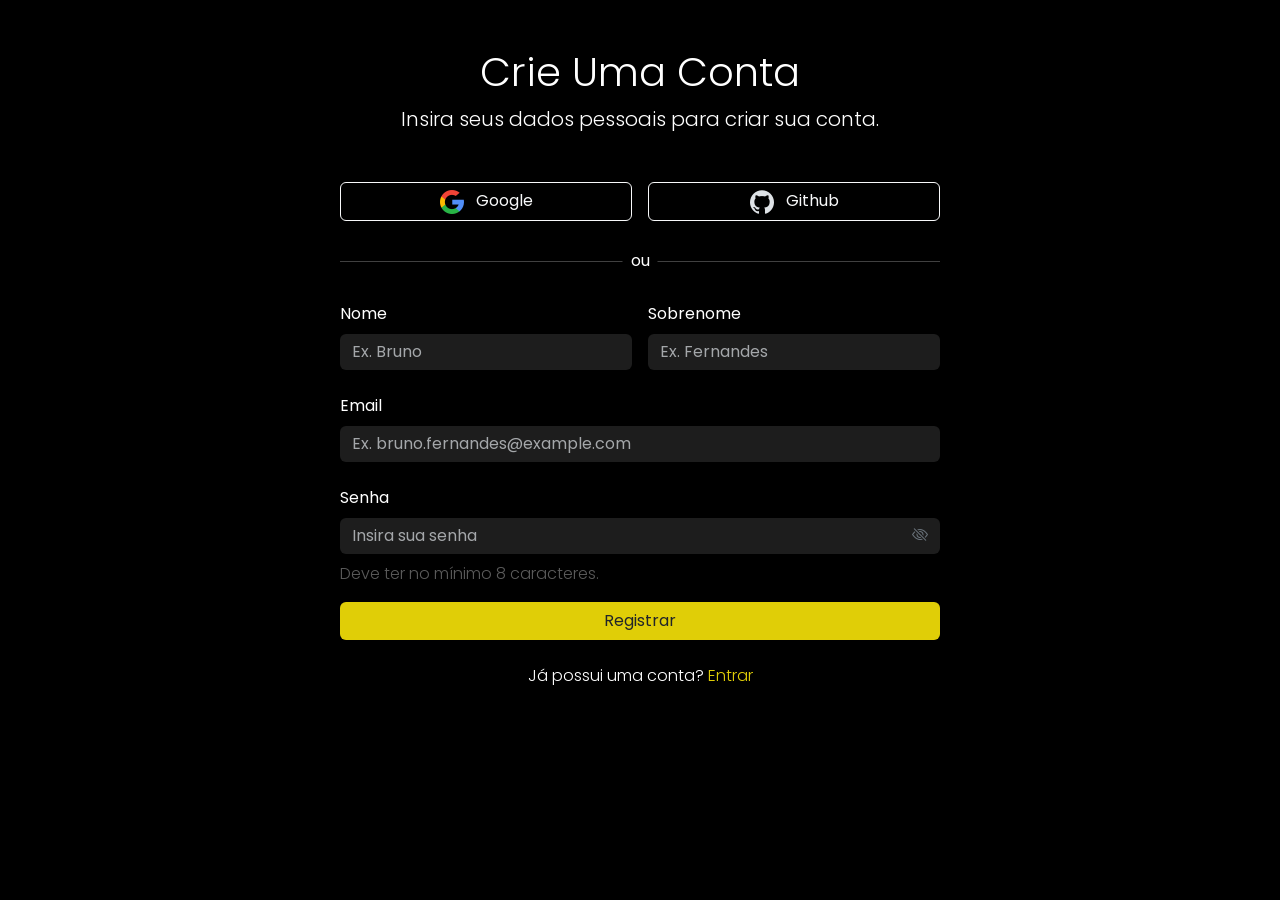
<file: year1/phase_04/atividade_cap09/index.html>
<!DOCTYPE html>
<html lang="pt-BR">
<head>
    <meta charset="UTF-8">
    <meta name="viewport" content="width=device-width, initial-scale=1.0">
    <title>Criar Conta</title>

    <!-- Favicon -->
    <link rel="shortcut icon" href="./assets/images/logo.png" type="image/x-icon">

<!-- == == == Styles == == == -->
    <!-- Bootstrap -->
    <link href="https://cdn.jsdelivr.net/npm/bootstrap@5.3.8/dist/css/bootstrap.min.css"
          integrity="sha384-sRIl4kxILFvY47J16cr9ZwB07vP4J8+LH7qKQnuqkuIAvNWLzeN8tE5YBujZqJLB"
          rel="stylesheet"
          crossorigin="anonymous">

    <!-- Bootstrap Icons -->
    <link rel="stylesheet" href="https://cdn.jsdelivr.net/npm/bootstrap-icons@1.11.3/font/bootstrap-icons.min.css">

    <!-- CSS -->
    <link rel="stylesheet" href="./assets/css/styles.css">
  
</head>
<body class="overflow-hidden pt-5 px-3 bg-black text-bg-primary">
    <div class="container text-center px-0 container-login">
        <h1 class="display-6">Crie Uma Conta</h1>
        <p class="lead mb-5">Insira seus dados pessoais para criar sua conta.</p>

        <!-- Login Options -->
        <div class="row g-0">
            <a href="#" class="col btn btn-outline-light me-2">
                <img src="./assets/images/google.png" alt="Google" class="pe-2">
                Google
            </a>
            <a href="#" class="col btn btn-outline-light ms-2">
                <img src="./assets/images/github.png" alt="Github" class="pe-2">
                Github
            </a>
        </div>

        <!-- Divider -->
        <div class="position-relative py-4">
            <hr>
            <span class="position-absolute top-50 start-50 translate-middle bg-black px-2">
                ou
            </span>
        </div>

        <!-- Register Form -->
        <form class="text-start">
            <div class="row g-0 mb-4">
                <div class="col-6 pe-2 text-start">
                    <!-- First Name Input -->
                    <label for="input1" class="form-label">Nome</label>
                    <input type="text" class="form-control input-custom border-0 text-secondary" id="input1" placeholder="Ex. Bruno">
                </div>

                <div class="col-6 ps-2 text-start">
                    <!-- Last Name Input -->
                    <label for="input2" class="form-label">Sobrenome</label>
                    <input type="text" class="form-control input-custom border-0 text-secondary" id="input2" placeholder="Ex. Fernandes">
                </div>
            </div>

            <!-- Email Input -->
            <label for="input3" class="form-label">Email</label>
            <input type="email" class="form-control input-custom border-0 mb-4 text-secondary" id="input3" placeholder="Ex. bruno.fernandes@example.com">

            <!-- Password Input -->
            <label for="input4" class="form-label">Senha</label>
            <div class="input-group mb-2">
                <input type="password" class="form-control input-custom border-0 text-secondary" id="input4" placeholder="Insira sua senha">
                <span class="input-group-text input-custom border-0" id="togglePassword" style="cursor: pointer;">
                    <i class="bi bi-eye-slash text-secondary"></i> </span>
            </div>
            <p class="lead fs-6 password-p text-white-50">Deve ter no mínimo 8 caracteres.</p>

            <!-- Submit Button -->
            <a href="#" class="btn btn-custom w-100 mb-4">
                Registrar
            </a>
        </form>

        <p class="lead fs-6">
            Já possui uma conta?
            <a href="#" class="link-custom text-decoration-none">Entrar</a>
        </p>
    </div>

<!-- == == == Scripts == == == -->
    <!-- Bootstrap-->
    <script src="https://cdn.jsdelivr.net/npm/bootstrap@5.3.8/dist/js/bootstrap.bundle.min.js"
            integrity="sha384-FKyoEForCGlyvwx9Hj09JcYn3nv7wiPVlz7YYwJrWVcXK/BmnVDxM+D2scQbITxI"
            crossorigin="anonymous">
    </script>

    <!-- Javascript -->
    <script src="./assets/javascript/scripts.js"></script>
</body>
</html>
</file>
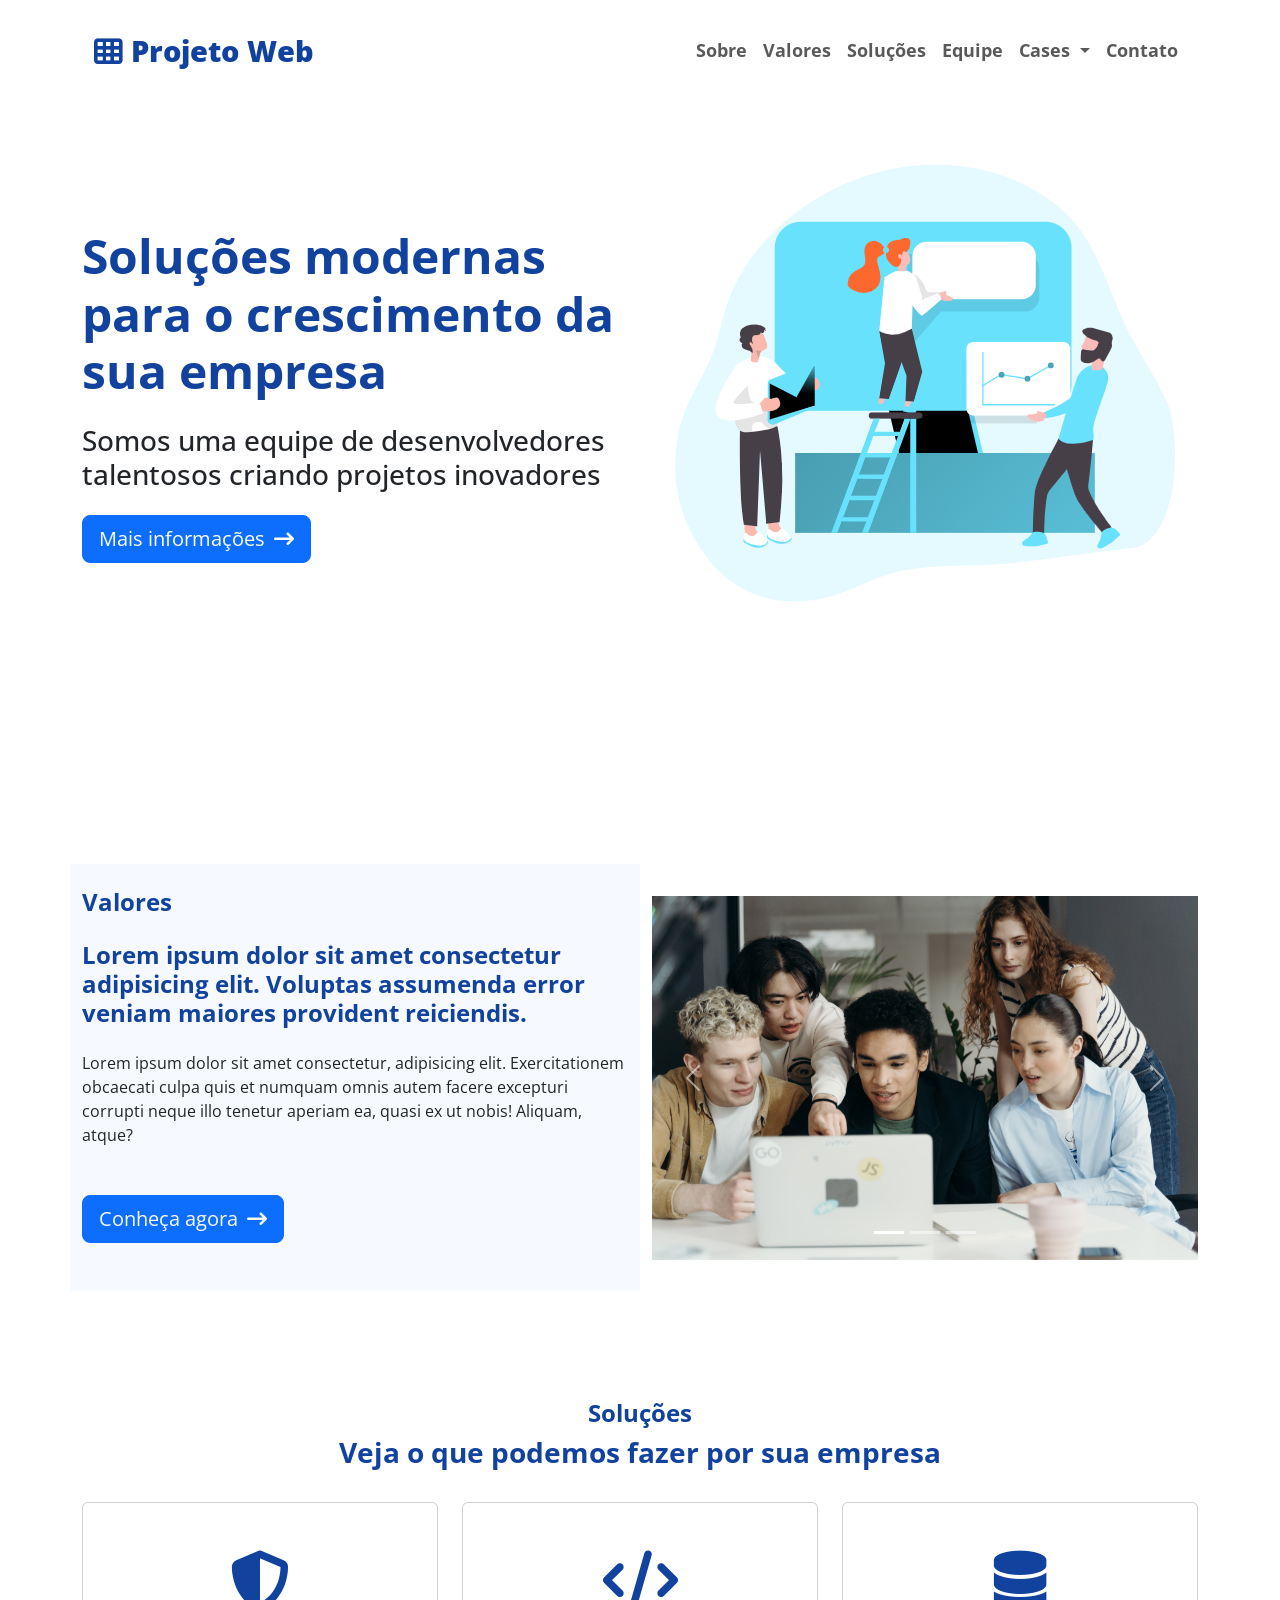
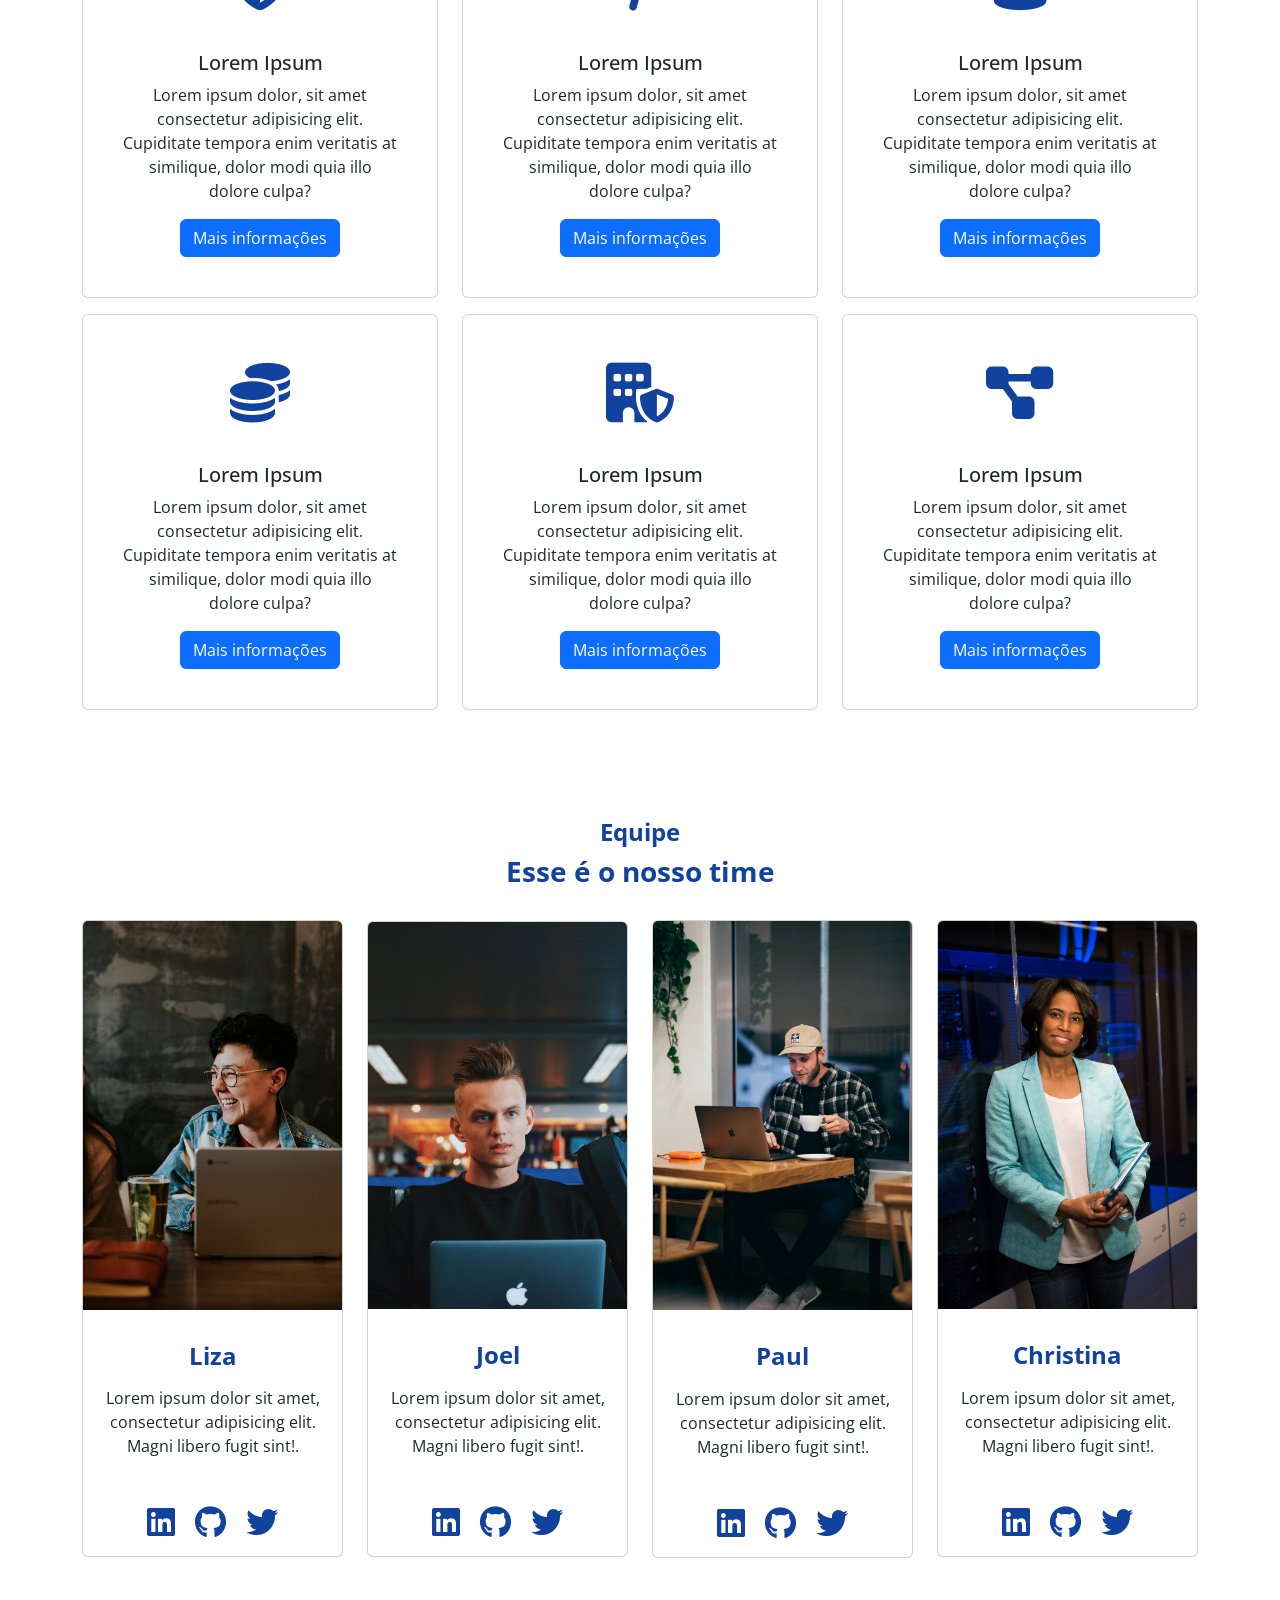
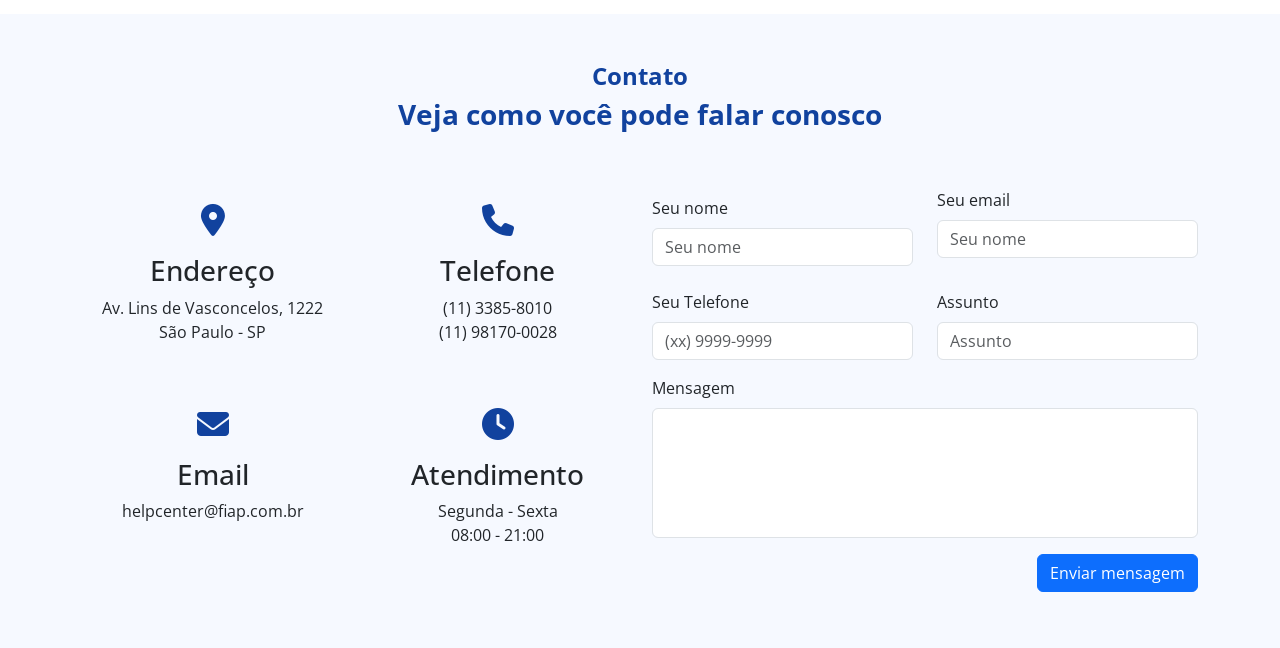
<file: year1/phase_04/hands_on_11/index.html>
<!doctype html>
<html lang="pt-br">
<head>
    <meta charset="utf-8">
    <meta name="viewport" content="width=device-width, initial-scale=1">
    <title>Hands-on-011</title>

    <!-- Google Fonts -->
    <link rel="preconnect" href="https://fonts.googleapis.com">
    <link rel="preconnect" href="https://fonts.gstatic.com" crossorigin>
    <link href="https://fonts.googleapis.com/css2?family=Open+Sans:wght@300&display=swap" rel="stylesheet">
    
    <!-- Bootstrap Icons -->
    <link rel="stylesheet" href="https://cdn.jsdelivr.net/npm/bootstrap-icons@1.10.4/font/bootstrap-icons.css">

    <link rel="stylesheet" 
          href="https://cdnjs.cloudflare.com/ajax/libs/font-awesome/6.4.0/css/all.min.css"
          integrity="sha512-iecdLmaskl7CVkqkXNQ/ZH/XLlvWZOJyj7Yy7tcenmpD1ypASozpmT/E0iPtmFIB46ZmdtAc9eNBvH0H/ZpiBw=="
          crossorigin="anonymous" 
          referrerpolicy="no-referrer" />

    <!-- Bootstrap CSS -->
    <link href="https://cdn.jsdelivr.net/npm/bootstrap@5.3.0-alpha3/dist/css/bootstrap.min.css"
          rel="stylesheet"
          integrity="sha384-KK94CHFLLe+nY2dmCWGMq91rCGa5gtU4mk92HdvYe+M/SXH301p5ILy+dN9+nJOZ"
          crossorigin="anonymous">

    <!-- Main CSS -->
    <link rel="stylesheet" href="./css/styles.css">
</head>

<body>
<!-- == == == Header == == == -->
    <header class="container mt-3 mb-5">
        <nav class="navbar navbar-expand-lg">
            <div class="container">
                <a class="navbar-brand logo-text" href="#">
                    <i class="fa-solid fa-table-cells logo-icon"></i>
                    Projeto Web
                </a>
                <button class="navbar-toggler"
                        type="button"
                        data-bs-toggle="collapse"
                        data-bs-target="#navbarSupportedContent"
                        aria-controls="navbarSupportedContent"
                        aria-expanded="false"
                        aria-label="Toggle navigation">
                    <i class="fa-solid fa-align-right"></i>
                </button>

                <div class="collapse navbar-collapse" id="navbarSupportedContent">
                    <ul class="navbar-nav ms-auto mb-2 mb-lg-0">
                        <li class="nav-item">
                            <a class="nav-link" href="#sobre">Sobre</a>
                        </li>

                        <li class="nav-item">
                            <a class="nav-link" href="#valores">Valores</a>
                        </li>

                        <li class="nav-item">
                            <a class="nav-link" href="#solucoes">Soluções</a>
                        </li>

                        <li class="nav-item">
                            <a class="nav-link" href="#equipe">Equipe </a>
                        </li>

                        <li class="nav-item dropdown">
                            <a class="nav-link dropdown-toggle"
                               href="#"
                               role="button"
                               data-bs-toggle="dropdown"
                               aria-expanded="false">
                                Cases
                            </a>

                            <ul class="dropdown-menu">
                                <li>
                                    <a class="dropdown-item"
                                       href="#"
                                       data-bs-toggle="modal"
                                       data-bs-target="#caseModal1">
                                        Case 1
                                    </a>
                                </li>

                                <li>
                                    <hr class="dropdown-divider">
                                </li>

                                <li>
                                    <a class="dropdown-item"
                                       href="#"
                                       data-bs-toggle="modal"
                                       data-bs-target="#caseModal1">
                                        Case 2
                                    </a>
                                </li>

                                <li>
                                    <hr class="dropdown-divider">
                                </li>

                                <li>
                                    <a class="dropdown-item"
                                       href="#" data-bs-toggle="modal"
                                       data-bs-target="#caseModal1">
                                        Case 3
                                    </a>
                                </li>
                            </ul>
                        </li>

                        <li class="nav-item">
                            <a class="nav-link" href="#contato">Contato</a>
                        </li>
                    </ul>
                </div>
            </div>
        </nav>
    </header>

<!-- == == == About == == == -->
    <section class="container sobre my-5" id="sobre">
        <div class="row d-flex align-items-center justify-content-between">
            <div class="col-lg-6">
                <h2 class="my-title display-5 my-4">
                    Soluções modernas para o crescimento da sua empresa
                </h2>
                <h3 class="mb-4">
                    Somos uma equipe de desenvolvedores talentosos criando projetos inovadores
                </h3>
                <a href="" class="btn btn-primary btn-lg">
                    Mais informações
                    <i class="fa-solid fa-arrow-right-long ms-1"></i>
                </a>
            </div>

            <div class="col-lg-6 text-center">
                <img src="./images/Team building _Monochromatic.png"
                     alt=""
                     class="img-fluid">
            </div>
        </div>
    </section>

<!-- == == == Values == == == -->
    <section class="container my-5" id="valores">
        <div class="row d-flex align-items-center justify-content-center">
            <div class="col-lg-6 bg-blue-2 my-2">
                <h4 class="my-1 my-title mt-4">Valores</h4>
                <h4 class="my-title my-4">
                    Lorem ipsum dolor sit amet consectetur adipisicing elit.
                    Voluptas assumenda error veniam maiores provident reiciendis.
                </h4>
                <p class="mb-5">
                    Lorem ipsum dolor sit amet consectetur, adipisicing elit.
                    Exercitationem obcaecati culpa quis et numquam omnis autem
                    facere excepturi corrupti neque illo tenetur aperiam ea,
                    quasi ex ut nobis! Aliquam, atque?
                </p>
                <a href="" class="btn btn-primary btn-lg text-light mb-5">
                    Conheça agora
                    <i class="fa-solid fa-arrow-right-long ms-1"></i>
                </a>
            </div>

            <div class="col-lg-6 text-center my-2">
                <div id="carouselExampleIndicators" class="carousel slide">
                    <div class="carousel-indicators">
                        <button type="button"
                                data-bs-target="#carouselExampleIndicators"
                                data-bs-slide-to="0"
                                class="active"
                                aria-current="true"
                                aria-label="Slide 1">
                        </button>
                        
                        <button type="button"
                                data-bs-target="#carouselExampleIndicators"
                                data-bs-slide-to="1"
                                aria-label="Slide 2">
                        </button>

                        <button type="button"
                                data-bs-target="#carouselExampleIndicators"
                                data-bs-slide-to="2"
                                aria-label="Slide 3">
                        </button>
                    </div>
                    
                    <div class="carousel-inner">
                        <div class="carousel-item active">
                            <img src="./images/carousel/pexels-cottonbro-studio-7437489.jpg"
                                class="d-block w-100"
                                alt="...">
                        </div>

                        <div class="carousel-item">
                            <img src="./images/carousel/pexels-christina-morillo-1181610.jpg"
                                class="d-block w-100"
                                alt="...">
                        </div>
                        
                        <div class="carousel-item">
                            <img src="./images/carousel/pexels-thirdman-5257759.jpg"
                                class="d-block w-100"
                                alt="...">
                        </div>
                    </div>

                    <button class="carousel-control-prev"
                            type="button"
                            data-bs-target="#carouselExampleIndicators"
                            data-bs-slide="prev">
                        <span class="carousel-control-prev-icon" aria-hidden="true"></span>
                        <span class="visually-hidden">Previous</span>
                    </button>

                    <button class="carousel-control-next"
                            type="button"
                            data-bs-target="#carouselExampleIndicators"
                            data-bs-slide="next">
                        <span class="carousel-control-next-icon" aria-hidden="true"></span>
                        <span class="visually-hidden">Next</span>
                    </button>
                </div>
            </div>
        </div>
    </section>

<!-- == == == Solutions == == == -->
    <section class="container my-5" id="solucoes">
        <h4 class="my-title text-center my-mt">Soluções</h4>
        <h3 class="text-center my-title mb-4">Veja o que podemos fazer por sua empresa</h3>

        <div class="row d-flex align-items-center justify-content-center">
            <div class="col-lg-4 my-2">
                <div class="card text-center p-4">
                    <i class="fa-solid fa-shield-halved icon"></i>

                    <div class="card-body">
                        <h5 class="card-title">Lorem Ipsum</h5>
                        <p class="card-text">
                            Lorem ipsum dolor, sit amet consectetur adipisicing elit.
                            Cupiditate tempora enim veritatis at similique,
                            dolor modi quia illo dolore culpa?
                        </p>
                        <a href="#" class="btn btn-primary">Mais informações</a>
                    </div>
                </div>
            </div>

            <div class="col-lg-4 my-2">
                <div class="card text-center p-4">
                    <i class="fa-solid fa-code icon"></i>

                    <div class="card-body">
                        <h5 class="card-title">Lorem Ipsum</h5>
                        <p class="card-text">
                            Lorem ipsum dolor, sit amet consectetur adipisicing elit.
                            Cupiditate tempora enim veritatis at similique, dolor modi
                            quia illo dolore culpa?
                        </p>
                        <a href="#" class="btn btn-primary">Mais informações</a>
                    </div>
                </div>
            </div>

            <div class="col-lg-4 my-2">
                <div class="card text-center p-4">
                    <i class="fa-solid fa-database icon"></i>

                    <div class="card-body">
                        <h5 class="card-title">Lorem Ipsum</h5>
                        <p class="card-text">
                            Lorem ipsum dolor, sit amet consectetur adipisicing elit.
                            Cupiditate tempora enim veritatis at similique, dolor modi
                            quia illo dolore culpa?
                        </p>
                        <a href="#" class="btn btn-primary">Mais informações</a>
                    </div>
                </div>
            </div>

            <div class="col-lg-4 my-2">
                <div class="card text-center p-4">
                    <i class="fa-solid fa-coins icon"></i>

                    <div class="card-body">
                        <h5 class="card-title">Lorem Ipsum</h5>
                        <p class="card-text">
                            Lorem ipsum dolor, sit amet consectetur adipisicing elit.
                            Cupiditate tempora enim veritatis at similique, dolor modi
                            quia illo dolore culpa?
                        </p>
                        <a href="#" class="btn btn-primary">Mais informações</a>
                    </div>
                </div>
            </div>

            <div class="col-lg-4 my-2">
                <div class="card text-center p-4">
                    <i class="fa-solid fa-building-shield icon"></i>

                    <div class="card-body">
                        <h5 class="card-title">Lorem Ipsum</h5>
                        <p class="card-text">
                            Lorem ipsum dolor, sit amet consectetur adipisicing elit.
                            Cupiditate tempora enim veritatis at similique, dolor modi
                            quia illo dolore culpa?
                        </p>
                        <a href="#" class="btn btn-primary">Mais informações</a>
                    </div>
                </div>
            </div>

            <div class="col-lg-4 my-2">
                <div class="card text-center p-4">
                    <i class="fa-solid fa-diagram-project icon"></i>

                    <div class="card-body">
                        <h5 class="card-title">Lorem Ipsum</h5>
                        <p class="card-text">
                            Lorem ipsum dolor, sit amet consectetur adipisicing elit.
                            Cupiditate tempora enim veritatis at similique, dolor modi
                            quia illo dolore culpa?
                        </p>
                        <a href="#" class="btn btn-primary">Mais informações</a>
                    </div>
                </div>
            </div>
        </div>
    </section>

<!-- == == == Team == == == -->
    <section class="container mb-5" id="equipe">
        <h4 class="my-title text-center my-mt">Equipe</h4>
        <h3 class="text-center my-title mb-4">Esse é o nosso time</h3>

        <div class="row d-flex align-items-center justify-content-center">
            <div class="col-lg-3 my-2">
                <div class="card text-center">
                    <img src="./images/equipe/liza-cagle-nuyCCp8jleU-unsplash.jpg" class="card-img-top" alt="...">
                    
                    <div class="card-body">
                        <h4 class="my-title my-3">Liza</h4>
                        <p class="card-text mb-4">
                            Lorem ipsum dolor sit amet, consectetur adipisicing elit.
                            Magni libero fugit sint!.
                        </p>

                        <div class="mt-5">
                            <a href=""><i class="fa-brands fa-linkedin icon-social mx-2"></i></a>
                            <a href=""><i class="fa-brands fa-github icon-social mx-2"></i></a>
                            <a href=""><i class="fa-brands fa-twitter icon-social mx-2"></i> </a>
                        </div>
                    </div>
                </div>
            </div>

            <div class="col-lg-3 my-2">
                <div class="card text-center">
                    <img src="./images/equipe/joel-mott-YU2cDEikESw-unsplash.jpg" class="card-img-top" alt="...">
                    
                    <div class="card-body">
                        <h4 class="my-title my-3">Joel</h4>
                        <p class="card-text">
                            Lorem ipsum dolor sit amet, consectetur adipisicing elit.
                            Magni libero fugit sint!.
                        </p>

                        <div class="mt-5">
                            <a href=""><i class="fa-brands fa-linkedin icon-social mx-2"></i></a>
                            <a href=""><i class="fa-brands fa-github icon-social mx-2"></i></a>
                            <a href=""><i class="fa-brands fa-twitter icon-social mx-2"></i> </a>
                        </div>
                    </div>
                </div>
            </div>

            <div class="col-lg-3 my-2">
                <div class="card text-center">
                    <img src="./images/equipe/paul-visuals-PFC2fY9LE_g-unsplash.jpg"
                         class="card-img-top"
                         alt="...">
                    
                    <div class="card-body">
                        <h4 class="my-title my-3">Paul</h4>
                        <p class="card-text mb-4">
                            Lorem ipsum dolor sit amet, consectetur adipisicing elit.
                            Magni libero fugit sint!.
                        </p>

                        <div class="mt-5">
                            <a href=""><i class="fa-brands fa-linkedin icon-social mx-2"></i></a>
                            <a href=""><i class="fa-brands fa-github icon-social mx-2"></i></a>
                            <a href=""><i class="fa-brands fa-twitter icon-social mx-2"></i> </a>
                        </div>
                    </div>
                </div>
            </div>

            <div class="col-lg-3 my-2">
                <div class="card text-center">
                    <img src="./images/equipe/christina-wocintechchat-com-dZVU-OYzOi0-unsplash.jpg"
                         class="card-img-top"
                         alt="...">

                    <div class="card-body">
                        <h4 class="my-title my-3">Christina</h4>
                        <p class="card-text mb-4">
                            Lorem ipsum dolor sit amet, consectetur adipisicing elit.
                            Magni libero fugit sint!.
                        </p>

                        <div class="mt-5">
                            <a href=""><i class="fa-brands fa-linkedin icon-social mx-2"></i></a>
                            <a href=""><i class="fa-brands fa-github icon-social mx-2"></i></a>
                            <a href=""><i class="fa-brands fa-twitter icon-social mx-2"></i> </a>
                        </div>
                    </div>
                </div>
            </div>
        </div>
    </section>

<!-- == == == Modal == == == -->
    <!-- Default Case -->
    <div class="modal fade" id="caseModal1" tabindex="-1" aria-labelledby="exampleModalLabel" aria-hidden="true">
        <div class="modal-dialog modal-lg modal-dialog-centered">
            <div class="modal-content">
                <div class="modal-header">
                    <h1 class="modal-title fs-5" id="exampleModalLabel">Empresa ABC</h1>

                    <button type="button"
                            class="btn-close"
                            data-bs-dismiss="modal"
                            aria-label="Close">
                    </button>
                </div>

                <div class="modal-body">
                    <h2 class="mb-3">Descrição do projeto</h2>
                    <p>
                        Lorem ipsum dolor sit amet consectetur adipisicing elit. Repellendus, ut suscipit praesentium id
                        cum maiores quod assumenda quibusdam! Tempore at nesciunt minima! Beatae veniam omnis, ipsa
                        similique vitae deleniti facere accusantium doloremque, veritatis dolorum itaque fuga debitis
                        sint eaque voluptatum. Placeat similique et beatae reiciendis deleniti vel. Mollitia deserunt
                        rem ut corrupti voluptatibus nihil porro fuga obcaecati, molestias ducimus repellendus saepe
                        provident maiores, ab molestiae aut ratione assumenda? Nisi excepturi, inventore cum architecto
                        expedita accusamus alias officiis sint dicta voluptatum consequuntur voluptates quasi in
                        corporis adipisci magnam nulla error omnis deleniti fuga. Cumque, culpa veritatis ab quis porro
                        neque incidunt quisquam dolore quasi omnis placeat maxime delectus earum quaerat ducimus maiores
                        dignissimos quae vero eveniet a, consequatur explicabo laboriosam libero?
                    </p>

                    <h2>Soluções desenvolvidas</h2>

                    <div class="row my-4">
                        <div class="col-3">
                            <img src="./images/case-modal/pexels-dan-nelson-3949101.jpg"
                                 alt="Aplicativo 01"
                                 class="img-fluid rounded-1">
                        </div>

                        <div class="col-3">
                            <img src="./images/case-modal/pexels-photomix-company-242492.jpg"
                                 alt="Aplicativo 02"
                                 class="img-fluid rounded-1">
                        </div>

                        <div class="col-3">
                            <img src="./images/case-modal/pexels-pixabay-159435.jpg"
                                 alt="Aplicativo 03"
                                 class="img-fluid rounded-1">
                        </div>

                        <div class="col-3">
                            <img src="./images/case-modal/pexels-torsten-dettlaff-54284.jpg"
                                 alt="Aplicativo 04"
                                 class="img-fluid rounded-1">
                        </div>
                    </div>
                </div>
            </div>
        </div>
    </div>

<!-- == == == Contact == == == -->
    <section class="container-fluid bg-blue-2 mt-5 " id="contato">
        <div class="container py-5">
            <h4 class="my-title text-center">Contato</h4>
            <h3 class="text-center my-title mb-4">
                Veja como você pode falar conosco
            </h3>

            <div class="row mt-5">
                <div class="col-lg-6">
                    <div class="row">
                        <div class="col-lg-6 my-4 text-center">
                            <p>
                                <i class="fa-solid fa-location-dot icon-contato"></i>
                            </p>
                            <h3>Endereço</h3>
                            <p>
                                Av. Lins de Vasconcelos, 1222 <br>
                                São Paulo - SP
                            </p>
                        </div>

                        <div class="col-lg-6 my-4 text-center">
                            <p>
                                <i class="fa-solid fa-phone icon-contato"></i>
                            </p>
                            <h3>Telefone</h3>
                            <p>
                                (11) 3385-8010 <br>
                                (11) 98170-0028
                            </p>
                        </div>

                        <div class="col-lg-6 my-4 text-center">
                            <p>
                                <i class="fa-solid fa-envelope icon-contato"></i>
                            </p>
                            <h3>Email</h3>
                            <p>
                                helpcenter@fiap.com.br <br>
                            </p>
                        </div>

                        <div class="col-lg-6 my-4 text-center">
                            <p>
                                <i class="fa-solid fa-clock icon-contato"></i>
                            </p>
                            <h3>Atendimento</h3>
                            <p>
                                Segunda - Sexta <br>
                                08:00 - 21:00
                            </p>
                        </div>
                    </div>
                </div>

                <div class="col-lg-6">
                    <form action="">
                        <div class="row text-start">
                            <div class="col-lg-6 my-3">
                                <label for="nome" class="form-label">Seu nome</label>
                                <input type="text"
                                       class="form-control"
                                       id="nome"
                                       placeholder="Seu nome">
                            </div>

                            <div class="col-lg-6 my-2">
                                <label for="email" class="form-label">Seu email</label>
                                <input type="email"
                                       class="form-control"
                                       id="email"
                                       placeholder="Seu nome">
                            </div>

                            <div class="col-lg-6 my-2">
                                <label for="fone" class="form-label">Seu Telefone</label>
                                <input type="tel"
                                       class="form-control"
                                       id="fone"
                                       placeholder="(xx) 9999-9999">
                            </div>

                            <div class="col-lg-6 my-2">
                                <label for="mensagem" class="form-label">Assunto</label>
                                <input type="text"
                                       class="form-control"
                                       id="mensagem"
                                       placeholder="Assunto">
                            </div>

                            <div class="col-lg-12 my-2">
                                <label for="nome" class="form-label">Mensagem</label>
                                <textarea name="mensagem"
                                          id="mensagemm"
                                          placeholder="Sua mensagem"
                                          class="form-control">
                                </textarea>
                            </div>

                            <div class="col-lg-12 my-2 d-flex justify-content-end">
                                <button type="submit" class="btn btn-primary">
                                    Enviar mensagem
                                </button>
                            </div>
                        </div>
                    </form>
                </div>
            </div>
        </div>
    </section>

<!-- == == == Scripts == == == -->
    <script src="https://cdn.jsdelivr.net/npm/bootstrap@5.3.0-alpha3/dist/js/bootstrap.bundle.min.js"
        integrity="sha384-ENjdO4Dr2bkBIFxQpeoTz1HIcje39Wm4jDKdf19U8gI4ddQ3GYNS7NTKfAdVQSZe"
        crossorigin="anonymous"></script>
</body>

</html>
</file>
<file: year1/phase_04/atividade_cap09/assets/css/styles.css>
/* == == == Fonts == == == */
@import url('https://fonts.googleapis.com/css2?family=Poppins:ital,wght@0,100;0,200;0,300;0,400;0,500;0,600;0,700;0,800;0,900;1,100;1,200;1,300;1,400;1,500;1,600;1,700;1,800;1,900&display=swap');

/* == == == Global == == == */
body {font-family: 'Poppins', sans-serif;}
.container-login {max-width: 600px !important;}

input:focus {
    box-shadow: none !important;
    outline: none;
}

.input-custom {background-color: #1d1d1d;}

.input-custom::placeholder, 
.password-p {
    opacity: 70%;
    color: #DEE2E6;
}

.btn-custom {background-color: #e0ce07;}
.link-custom {color: #e0ce07;}
</file>
<file: year1/phase_04/hands_on_11/css/styles.css>
/* == == == Variables == == == */
:root {
    --bg-blue-1: #11429e;
    --bg-blue-2: #F6F9FF;
    --bg-blue-3: #6583b9;
    --margin-top: 100px;
}

/* == == == Global == == == */
* {font-family: 'Open Sans', sans-serif;}
button:focus {box-shadow: 0;}
.my-mt {margin-top: var(--margin-top);}
.bg-blue-2 {background-color: var(--bg-blue-2);}
.card {transition: .5s;}
.card:hover {background-color: var(--bg-blue-2);}

.my-title {
    color: var(--bg-blue-1);
    font-weight: 700;
}

.icon-social,
.icon-contato {
    color: var(--bg-blue-1);
    font-size: 2rem;
    transition: .5s;
}

.icon-social:hover {color: var(--bg-blue-3);}

/* == == == Header == == == */
.logo-text {
    color: var(--bg-blue-1);
    font-size: 1.8rem;
    font-weight: 800;
}

.logo-icon {color: var(--bg-blue-1);}

.nav-item a {
    font-size: 18px;
    font-weight: 700;
}

/* == == == About == == == */
.sobre {min-height: 75vh;}

/* == == == Solutions == == == */
.icon {
    color: var(--bg-blue-1);
    margin: 24px 0;
    font-size: 60px;
    transition: .5s;
}

.card:hover .icon {transform: scale(1.5);}

/* == == == Contact == == == */
textarea {
    resize: none;
    height: 130px;
}

/* == == == Responsiveness == == == */
@media(max-width:959px) {
    #sobre{text-align: center;}
}
</file>
